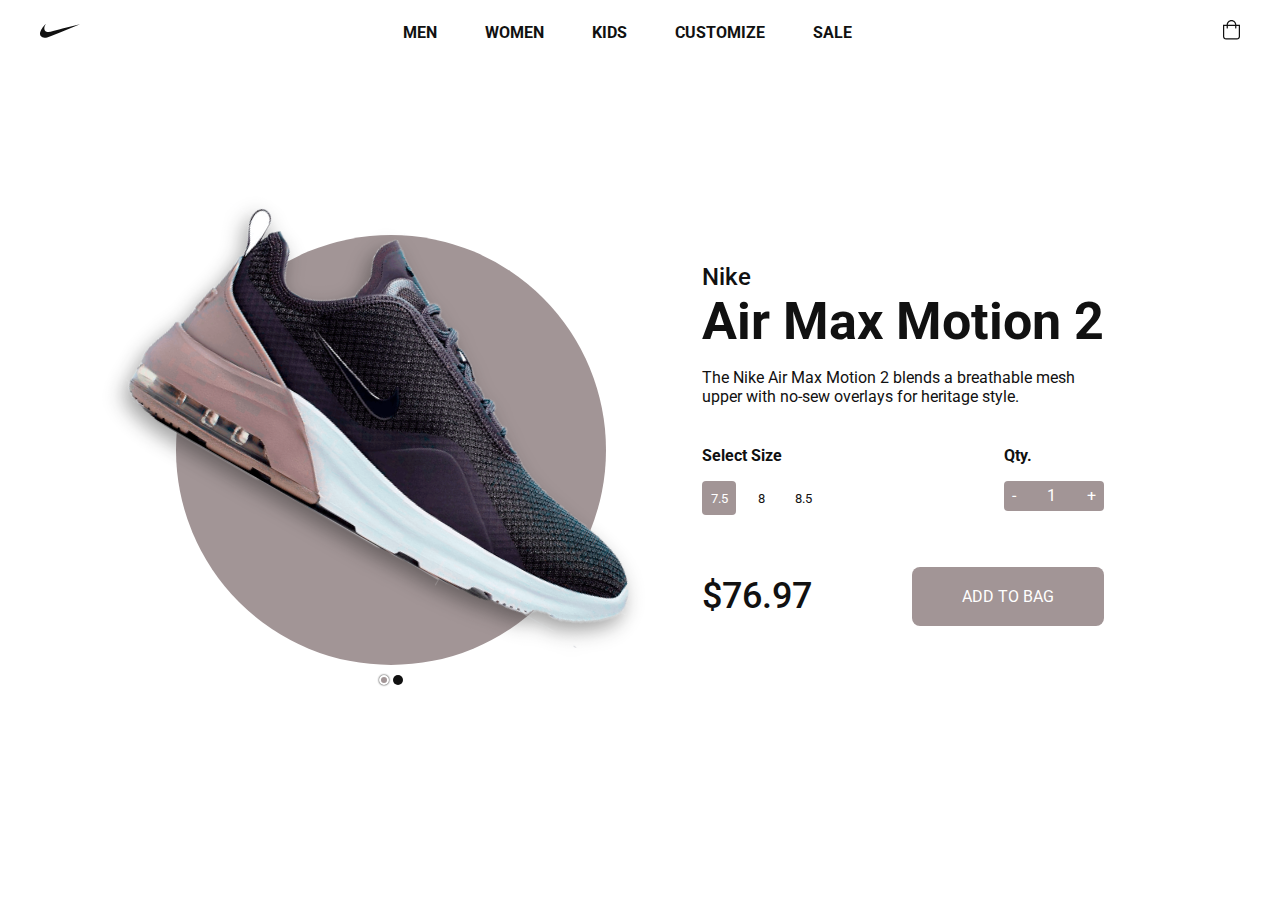
<file: index.html>
<!DOCTYPE html>
<html lang="en">

<head>
    <meta charset="UTF-8">
    <meta http-equiv="X-UA-Compatible" content="IE=edge">
    <meta name="viewport" content="width=device-width, initial-scale=1.0">
    <link rel="stylesheet" href="assets/css/styles.css">
    <title>Air Max Motion 2</title>
</head>

<body>
    <!-- ===== MAIN HEADER ===== -->
    <header class="l-header">

        <!-- ===== NAV ===== -->
        <nav class="nav bd-grid">
            <div class="nav__toggle" id="nav-toggle">
                <img src="assets/icons/icon-menu.svg" alt="">
            </div>

            <div>
                <a class="nav__logo"><img src="assets/icons/nike-logo.svg" alt=""></a>
            </div>

            <!-- ===== NAV LIST ===== -->
            <div class="nav__menu" id="nav-menu">
                <ul class="nav__list">
                    <li class="nav__item"><a href="" class="nav__link">MEN</a></li>
                    <li class="nav__item"><a href="" class="nav__link">WOMEN</a></li>
                    <li class="nav__item"><a href="" class="nav__link">KIDS</a></li>
                    <li class="nav__item"><a href="" class="nav__link">CUSTOMIZE</a></li>
                    <li class="nav__item"><a href="" class="nav__link">SALE</a></li>
                </ul>
            </div>

            <div class="nav__shop">
                <img src="assets/icons/shopping-bag.svg" alt="">
            </div>
        </nav>
    </header>

    <!-- ======= HOME ======= -->
    <main class="l-main bd-grid">
        <div class="home">

            <!-- ===== SNEAKER ===== -->
            <div class="sneaker">
                <div class="sneaker__figure">
                </div>

                <div>
                    <img src="assets/img/NikeAirMaxMotion2.png" alt="" class="sneaker__img shows" color="#A29596">
                    <img src="assets/img/NikeAirMax Motion2black.png" alt="" class="sneaker__img" color="#111111">
                </div>

                <div class="sneaker__colors">
                    <span class="sneaker__color sneaker__colors-one active" primary="#A29596" color="#A29596"></span>
                    <span class="sneaker__color sneaker__colors-two " primary="#111111" color="#111111"></span>
                </div>
            </div>

            <!-- ===== INFO ===== -->
            <div class="info">

                <!-- ===== DATA ===== -->
                <div class="data">
                    <span class="data__subtitle">Nike</span>
                    <h1 class="data__title">Air Max Motion 2</h1>
                    <p class="data__description">The Nike Air Max Motion 2 blends a breathable mesh <br> upper with
                        no-sew overlays for heritage style.</p>
                </div>

                <!-- ===== ACTIONS ===== -->
                <div class="actions">

                    <!-- ===== SIZE ===== -->
                    <div class="size">
                        <h3 class="size__title">Select Size</h3>
                        <div class="size__content">
                            <span class="size__tallas active">
                                7.5
                            </span>
                            <span class="size__tallas">
                                8
                            </span>
                            <span class="size__tallas">
                                8.5
                            </span>
                        </div>
                    </div>

                    <!-- ===== QTY ===== -->
                    <div class="qty">
                        <h3 class="qty__title">Qty.</h3>
                        <div class="qty__content">
                            <span>-</span>
                            <span>1</span>
                            <span>+</span>
                        </div>
                    </div>
                </div>

                <!-- ===== PRICE ===== -->
                <div class="price">
                    <span class="price__title">$76.97</span>
                    <a href="#" class="price__button">ADD TO BAG</a>
                </div>
            </div>
        </div>
    </main>

    <!-- MAIN -->
    <script src="assets/js/main.js"></script>
</body>

</html>
</file>
<file: assets/css/styles.css>
@import url("https://fonts.googleapis.com/css2?family=Roboto:wght@400;500;700&display=swap");

/*===== VARIABLES CSS & SASS =====*/
/*Varibles sass*/
/*Variables css*/
/*===== Colors =====*/
:root {
  --first-color: #A29596;
  --primary: #A29596;
  --second-color: #33303D;
  --black-color: #111111;
  --white-color: #FFF;
}

/*===== Font & typography =====*/
:root {
  --body-font: 'Roboto', sans-serif;
  --biggest-font-size: 1.5rem;
  --big-font-size: 1.5rem;
  --normal-font-size: 0.938rem;
  --smaller-font-size: 0.75rem;
}

@media screen and (min-width: 968px) {
  :root {
    --biggest-font-size: 3.25rem;
    --big-font-size: 2.25rem;
    --normal-font-size: 1rem;
    --smaller-font-size: 0.813rem;
  }
}

/*===== z index =====*/
:root {
  --z-back: -10;
  --z-normal: 1;
  --z-tooltip: 10;
  --z-fixed: 100;
  --z-modal: 1000;
}

/*===== BASE =====*/
*,
::before,
::after {
  -webkit-box-sizing: border-box;
  box-sizing: border-box;
}

body {
  margin: 3rem 0 0 0;
  font-family: var(--body-font);
  background-color: var(--white-color);
  color: var(--black-color);
}

h1,
h2,
h3,
p {
  margin: 0;
}

ul {
  margin: 0;
  padding: 0;
  list-style: none;
}

a {
  text-decoration: none;
}

/*=====  LAYOUT =====*/
.bd-grid {
  max-width: 1200px;
  margin-left: 1rem;
  margin-right: 1rem;
}

.l-header {
  width: 100%;
  position: fixed;
  top: 0;
  left: 0;
  z-index: var(--z-fixed);
  background-color: var(--white-color);
}

/*===== PAGES =====*/
.nav {
  height: 3rem;
  display: -webkit-box;
  display: -ms-flexbox;
  display: flex;
  -webkit-box-pack: justify;
  -ms-flex-pack: justify;
  justify-content: space-between;
  -webkit-box-align: center;
  -ms-flex-align: center;
  align-items: center;
}

@media screen and (max-width: 968px) {
  .nav__menu {
    position: fixed;
    left: -100%;
    top: 3rem;
    background-color: var(--white-color);
    width: 80%;
    height: 100%;
    padding: 2rem;
    z-index: var(--z-fixed);
    -webkit-transition: .3s;
    transition: .3s;
  }
}

.nav__item {
  margin-bottom: 2rem;
  font-weight: 700;
}

.nav__link {
  color: var(--black-color);
}

.nav__toggle {
  cursor: pointer;
}

/*Show menu*/
.show {
  left: 0;
}

/*===== Home =====*/
.home {
  height: calc(100vh - 3rem);
  display: -ms-grid;
  display: grid;
  -ms-grid-rows: 1fr 1.5fr;
  grid-template-rows: 1fr 1.5fr;
  grid-template-areas: 'sneaker';
  overflow: hidden;
}

/*===== Sneaker =====*/
.sneaker {
  grid-area: sneaker;
  display: -webkit-box;
  display: -ms-flexbox;
  display: flex;
  -webkit-box-pack: center;
  -ms-flex-pack: center;
  justify-content: center;
  -webkit-box-align: center;
  -ms-flex-align: center;
  align-items: center;
  padding: 2rem 0;
  position: relative;
}

.sneaker__figure {
  width: 240px;
  height: 240px;
  background-color: var(--primary);
  border-radius: 50%;
  -webkit-transition: .5s;
  transition: .5s;
}

.sneaker__img {
  width: 313px;
  position: absolute;
  top: 16%;
  left: 9%;
  right: 0;
  margin-left: auto;
  margin-right: auto;
  -webkit-transform: rotate(30deg);
  transform: rotate(30deg);
  opacity: 0;
  -webkit-filter: drop-shadow(0px 10px 10px rgba(17, 17, 17, 0.4));
  filter: drop-shadow(0px 10px 10px rgba(17, 17, 17, 0.4));
}

.sneaker__img.shows {
  opacity: 1;
}

.sneaker__colors {
  position: absolute;
  right: 2%;
}

.sneaker__color {
  display: block;
  width: 10px;
  height: 10px;
  border-radius: 50%;
  margin-bottom: .5rem;
  cursor: pointer;
}

.sneaker__color.active {
  border: 2px solid var(--white-color);
  -webkit-box-shadow: 0 0 2px black;
  box-shadow: 0 0 2px black;
}

.sneaker__colors-one {
  background-color: var(--first-color);
}

.sneaker__colors-two {
  background-color: var(--black-color);
}

/*===== Data =====*/
.data {
  margin-bottom: 1.5rem;
}

.data__subtitle {
  font-size: var(--normal-font-size);
  font-weight: 500;
}

.data__title {
  font-size: var(--biggest-font-size);
  margin-bottom: .5rem;
}

.data__description {
  font-size: var(--normal-font-size);
}

.actions {
  display: -webkit-box;
  display: -ms-flexbox;
  display: flex;
  -webkit-box-pack: justify;
  -ms-flex-pack: justify;
  justify-content: space-between;
}

/*===== Size =====*/
.size__title {
  font-size: var(--normal-font-size);
  margin-bottom: 1rem;
}

.size__content {
  display: -webkit-box;
  display: -ms-flexbox;
  display: flex;
}

.size__tallas {
  width: 30px;
  height: 30px;
  margin-right: .5rem;
  font-size: var(--smaller-font-size);
  text-align: center;
  line-height: 30px;
  border-radius: .25rem;
  cursor: pointer;
}

.size__tallas.active {
  background-color: var(--primary);
  color: var(--white-color);
}

/*===== Qty =====*/
.qty__title {
  font-size: var(--normal-font-size);
  margin-bottom: 1rem;
}

.qty__content {
  width: 100px;
  height: 30px;
  display: -webkit-box;
  display: -ms-flexbox;
  display: flex;
  -webkit-box-pack: justify;
  -ms-flex-pack: justify;
  justify-content: space-between;
  -webkit-box-align: center;
  -ms-flex-align: center;
  align-items: center;
  background-color: var(--primary);
  color: var(--white-color);
  padding: .5rem;
  border-radius: .25rem;
}

/*===== Price =====*/
.price {
  position: fixed;
  left: 0;
  bottom: 0;
  width: 100%;
  height: 83px;
  background-color: var(--white-color);
  border-radius: 1.5rem 1.5rem 0 0;
  -webkit-box-shadow: 0px 0px 20px rgba(17, 17, 17, 0.25);
  box-shadow: 0px 0px 20px rgba(17, 17, 17, 0.25);
  display: -webkit-box;
  display: -ms-flexbox;
  display: flex;
  -webkit-box-pack: space-evenly;
  -ms-flex-pack: space-evenly;
  justify-content: space-evenly;
  -webkit-box-align: center;
  -ms-flex-align: center;
  align-items: center;
}

.price__title {
  font-size: var(--big-font-size);
  color: var(--black-color);
}

.price__button {
  background-color: var(--primary);
  color: var(--white-color);
  padding: 1.25rem 3.125rem;
  border-radius: .5rem;
}

/*===== MEDIA QUERIES =====*/
@media screen and (min-width: 968px) {
  body {
    margin: 0;
  }

  .nav {
    height: 4rem;
  }

  .nav__list {
    display: -webkit-box;
    display: -ms-flexbox;
    display: flex;
  }

  .nav__item {
    margin-right: 3rem;
    margin-bottom: 0;
  }

  .nav__toggle {
    display: none;
  }

  .home {
    height: 100vh;
    -ms-grid-columns: max-content max-content;
    grid-template-columns: -webkit-max-content -webkit-max-content;
    grid-template-columns: max-content max-content;
    -ms-grid-rows: max-content;
    grid-template-rows: -webkit-max-content;
    grid-template-rows: max-content;
    -ms-flex-line-pack: center;
    align-content: center;
    -webkit-box-pack: center;
    -ms-flex-pack: center;
    justify-content: center;
    -webkit-column-gap: 6rem;
    column-gap: 6rem;
  }

  .sneaker__figure {
    width: 430px;
    height: 430px;
  }

  .sneaker__img {
    width: 550px;
    top: 13%;
    left: -6%;
  }

  .sneaker__colors {
    right: initial;
    bottom: 0;
  }

  .sneaker__colors span {
    display: inline-block;
  }

  .info {
    -ms-flex-item-align: center;
    -ms-grid-row-align: center;
    align-self: center;
  }

  .data {
    margin-bottom: 2.5rem;
  }

  .data__subtitle {
    font-size: 1.5rem;
  }

  .data__title {
    margin-bottom: 1rem;
  }

  .size {
    margin-bottom: 2.5rem;
  }

  .size__tallas {
    width: 34px;
    height: 34px;
    line-height: 35px;
  }

  .price {
    position: initial;
    background-color: initial;
    -webkit-box-pack: justify;
    -ms-flex-pack: justify;
    justify-content: space-between;
    -webkit-box-shadow: none;
    box-shadow: none;
  }

  .price__title {
    color: var(--black-color);
    font-weight: 500;
  }
}

@media screen and (min-width: 1200px) {
  .bd-grid {
    margin-left: auto;
    margin-right: auto;
  }
}
</file>
